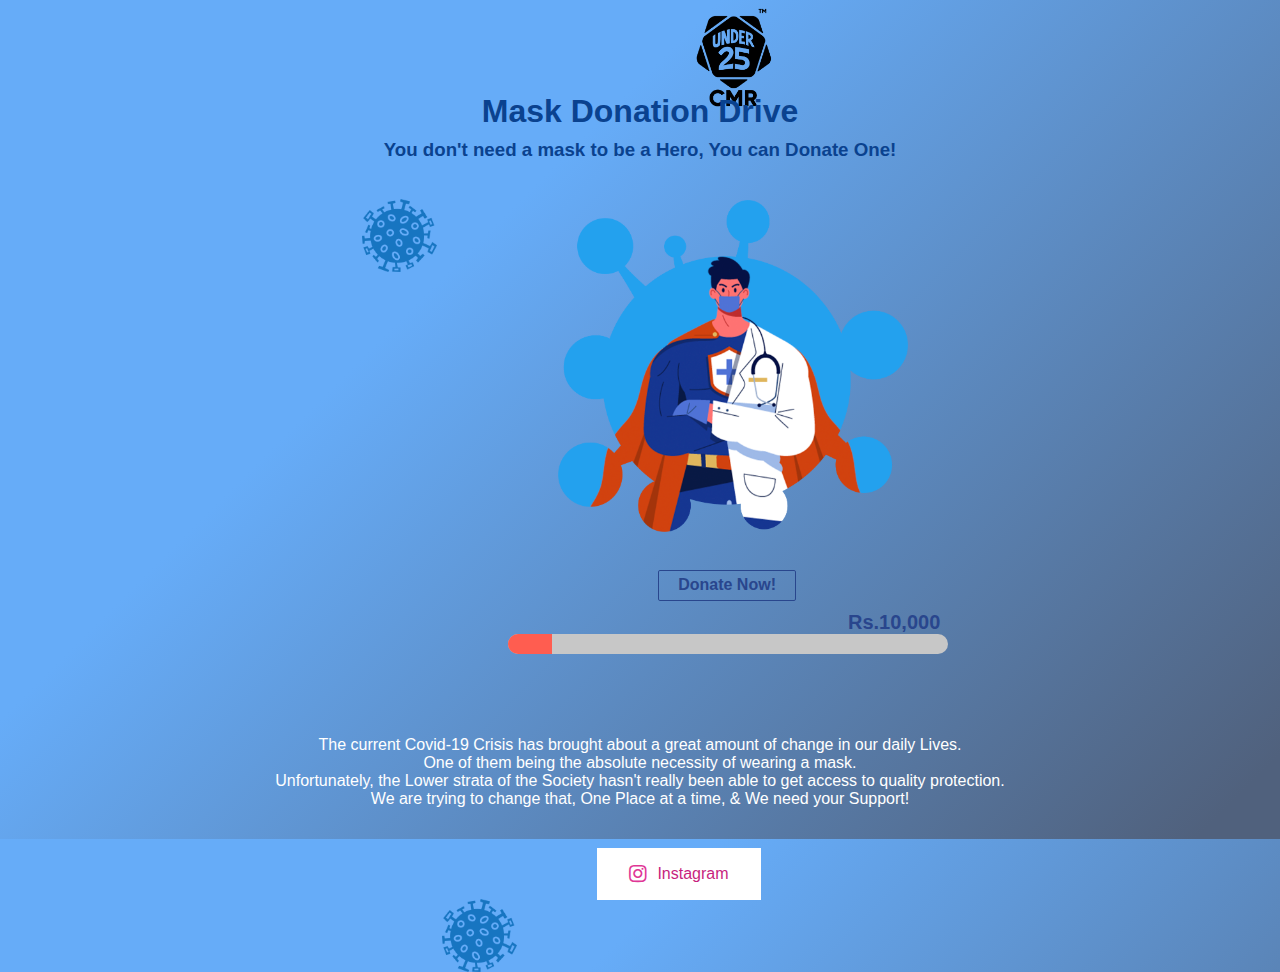
<file: index.html>
<!DOCTYPE html>

    <head>
        
        <title>Mask Donation Drive</title>

        <meta name="viewport" content="width=device-width, initial-scale=1">
        
        <link rel="stylesheet" href="index.css">
        <link rel="stylesheet" href="https://cdnjs.cloudflare.com/ajax/libs/font-awesome/5.11.2/css/all.css">
        
    </head>
    
    
    <body>
        <img id=logo  href="www.under25universe.com" src="under_25_black.png">

        
        
        <div>
            <a href="https://docs.google.com/spreadsheets/d/1upkdbPP3qrWT5woWm_cEverNoXVkzdzum6O2WB9Hw7s/edit#gid=0" class="button2">List of Donors</a>
        </div>

        
        
        <h1>Mask Donation Drive</h1>

        <h3> You don't need a mask to be a Hero, You can Donate One!</h3>
        
        <img id=superhero src="superhero.png"> 
        <img id=virus1 src="virus1.png">
        <img id=virus2 src="virus1.png">
        


    
        <div id=text>The current Covid-19 Crisis has brought about a great amount of change in our daily Lives.<br> One of them being the absolute necessity of wearing a mask. <br>Unfortunately, the Lower strata of the Society hasn't really been able to get access to quality protection. <br>We are trying to change that, One Place at a time, & We need your Support!
        </div>




        <div class="btn__container">
            <a href="https://www.instagram.com/under25cmr/?hl=en" class="btn">
            <i class="fab fa-instagram"></i>
            <span>Instagram</span></a>
            
        </div>
        
        
        <div>
            <a href="payment.html" class="button1">Donate Now!</a>
        </div>
        
        <div id=countdown-wrap>
        <div id="goal">Rs.10,000</div>
        <div id="glass">
        <div id="progress"></div>


        
        
        
        
        
        


    
        
    
            









    
        


        



        


    





        

        
        
        <script src="" async defer></script>
    </body>
</html>
</file>
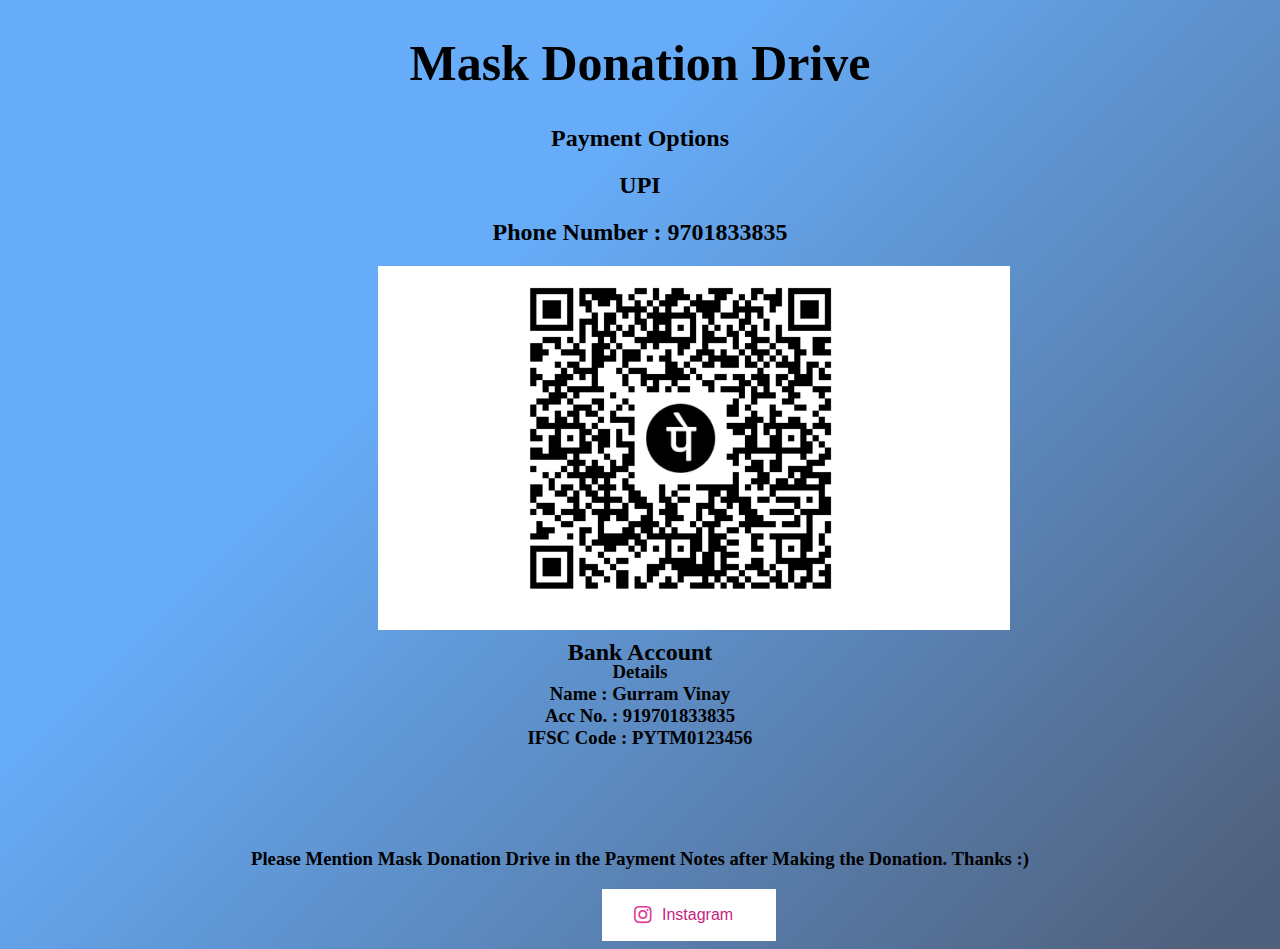
<file: payment.html>
<!DOCTYPE html>

    <head>
        
        <title></title>
        <h1>Mask Donation Drive</h1>

        
        <link rel="stylesheet" href="payment.css">
        <link rel="stylesheet" href="all.css">
    </head>
    <body>
        
        <h2>Payment Options</h2>
        <h2>UPI</h2>
        <h2>Phone Number : 9701833835</h2>
        <img id=img src="PhonePeQR_9701833835.png" width="50%">

        <br>

        <h2 id=ba>Bank Account</h2>

        <h3>
            
            <br>
            <p>
                Details <br>
                Name : Gurram Vinay <br>
                Acc No. : 919701833835 <br>
                IFSC Code : PYTM0123456

            </p>
        </h3>

        <h3>Please Mention Mask Donation Drive in the Payment Notes after Making the Donation. Thanks :)</h3>


        <div class="btn__container">
            <a href="www.google.com" class="btn">
            <i class="fab fa-instagram"></i>
            <span>Instagram</span></a>
            
        </div>
        
        <script src="" async defer></script>
    </body>
</html>
</file>
<file: index.css>
h1{
    text-align: center;
    color: #0a428f;
    position: relative;
    bottom: 50px;
    margin-left: 0px;
    margin-block-start: 0px;
    margin-block-end: 0px;
}


h3{
    color: #0a428f;
    position: relative;
    text-align: center;
    bottom: 60px;
}
body{
    background: rgb(102,172,248);
    display: block;
    overflow-x: hidden;
    background: linear-gradient(135deg, rgba(102,172,248,1) 34%, rgba(80,97,125,1) 96%);
    font-family:-apple-system, BlinkMacSystemFont, 'Segoe UI', Roboto, Oxygen, Ubuntu, Cantarell, 'Open Sans', 'Helvetica Neue', sans-serif;    
}

#logo{
    width: 90px;
    position: relative;
    left: 2px;
    right: 150px;
    box-align: center;
}

#text{
    text-align: center;
    position: relative;
    top: 280px;
    color: white;
}

#superhero{
    box-align: center;
    position: relative;
    width: 250px;
    bottom: 10px;
    left:70px;
}

#igid{
    position: absolute;
    text-shadow: black;
    font-size: 30px;
    left: 680px;
    top: 950px;
}

#countdown-wrap {
    width: 100%;
    position: relative;
    box-align: center;
    bottom:-300px;
    left: 40px;
    height: 100px;
    padding: 0px;
    font-family: apple-system, BlinkMacSystemFont, 'Segoe UI', Roboto, Oxygen, Ubuntu, Cantarell, 'Open Sans', 'Helvetica Neue', sans-serif;
    max-width: 800px;
}

#goal {
    font-size: 20px;
    position: relative;
    left: 220px;
    font-weight: bold;
    color: #29468d;
    @media only screen and (max-width : 640px) {
    text-align: center;  
}

}

#glass {
    width: 80%;
    height: 20px;
    background: #c7c7c7;
    border-radius: 10px;
    float: left;
    overflow: hidden;
}

#progress {
    float: left;
    width: 3.6%;
    height: 20px;
    background: #FF5D50;
    z-index: 333;

}

.goal-stat {
    width: 25%;
    padding: 10px;
    float: left;
    margin: 0;
    color: #FFF;
    
    @media only screen and (max-width : 640px) {
    width: 50%;
    text-align: center;
}
}

.goal-number {
    position: static;
    top: 625px;
    left: 475px;
    font-weight: bold;
}


a.button1{
    display:inline-block;
    padding:0.35em 1.2em;
    position: relative;
    border:0.1em solid #29468d;
    top: -200px;
    left: 0px;
    border-radius:0.12em;
    box-sizing: border-box;
    text-decoration:none;
    font-family:-apple-system, BlinkMacSystemFont, 'Segoe UI', Roboto, Oxygen, Ubuntu, Cantarell, 'Open Sans', 'Helvetica Neue', sans-serif;
    font-weight:700;
    box-align: center;
    
    color: #29468d;
    text-align:center;
    transition: all 0.2s;
}
a.button1:hover{
    color:#000000;
    position: relative;
    background-color: white;
}
@media all and (max-width:30em){
    a.button1{
    display:block;
    margin:0.4em auto;
    }
}

#virus1{
    position: relative;
    left: 35px;
    width: 55px;
    bottom: 235px;
    animation-name: virus1;
    animation-duration: 20s;
    animation-fill-mode: both;
    animation-iteration-count: infinite;
}

@keyframes virus1{
    from{
        transform: rotate(0deg); 
    }

    to{
        transform: rotate(45deg);
    }
}


#virus2{
    position: relative;
    left: 900   px;
    width: 75px;
    top: 400px;
    animation-name: virus2;
    animation-duration: 20s;
    animation-fill-mode: both;
    animation-iteration-count: infinite;
}

@keyframes virus2{
    from{
        transform: rotate(0deg);
    }

    to{
        transform: rotate(360deg) ;
    }
}

#virus3{
    position: relative;
    left: 900px;
    display: none;
    width: 75px;
    top: 10px;
    animation-name: virus3;
    animation-duration: 30s;
    animation-fill-mode: both;
    animation-iteration-count: infinite;

}

@keyframes virus3{
    from{
        transform: rotate(0deg)
    }

    to{
        transform: rotate(360deg) 
    }
}


#virus4{
    position: relative;
    left: 550px;
    display: none;
    width: 75px;
    bottom: 400px;
    animation-name: virus4;
    animation-duration: 30s;
    animation-fill-mode: both;
    animation-iteration-count: infinite;
}

@keyframes virus4{
    from{
        transform: rotate(0deg); 
    }

    to{
        transform: rotate(360deg);
    }
}


#virus5{
    position: relative;
    display: none;
    right: 500px;
    width: 75px;
    top: 250px;
    animation-name: virus5;
    animation-duration: 30s;
    animation-fill-mode: both;
    animation-iteration-count: infinite;
}

@keyframes virus5{
    from{
        transform: rotate(0deg); 
    }

    to{
        transform: rotate(360deg);
    }
}



#ig{
    width: 30px;
    position: relative;
    left: 10px;
    top: 11px;
}


a.button2{
    display:inline-block;
    padding:0.35em 1.2em;
    position: relative;
    top: 1245px;
    left: 0px;
    border:0.1em solid #29468d;
    border-radius:0.12em;
    box-sizing: border-box;
    text-decoration:none;
    font-family:-apple-system, BlinkMacSystemFont, 'Segoe UI', Roboto, Oxygen, Ubuntu, Cantarell, 'Open Sans', 'Helvetica Neue', sans-serif;
    font-weight:700;
    box-align: center;
    
    color: #29468d;
    text-align:center;
    transition: all 0.2s;
}
a.button2:hover{
    color:#000000;
    position: relative;
    background-color: white;
}
@media all and (max-width:30em){
    a.button2{
    display:block;
    margin:0.4em auto;
    }
}

.btn__container {
    width: 50%;
    display: -webkit-box;
    position: relative;
    left: 85px;
    top: 790px;
    bottom: 20px;
    display: flex;
    -webkit-box-pack: center;
            justify-content: center;
    -webkit-box-align: center;
            align-items: center;
}

.btn {
    min-width: 50px;
    background-color: #fff;
    position: relative;
    bottom: 20px;
    left: 30px;
    padding: 1rem 2rem;
    text-decoration: none;
    color: #C71E7E;
    
    display: flex;
    -webkit-transition: all .2s ease-in-out;
    transition: all .2s ease-in-out;
    margin-right: 10px;
}
.btn i {
    color: #DF3796;
    font-size: 20px;
    padding-right: 10px;
    -webkit-transition: all .3s ease-in-out;
    transition: all .3s ease-in-out;
}
.btn span {
    font-family: "Roboto", sans-serif;
    align-self: center;
    -webkit-transform: translateX(0px);
            transform: translateX(0px);
    -webkit-transition: all .1s ease-in-out;
    transition: all .1s ease-in-out;
    opacity: 1;
}
.btn:hover {
    -webkit-transform: scale(1.1);
            transform: scale(1.1);
    
    background: linear-gradient(to right, #ff3019 0%, #c90477 100%);
    box-shadow: 0px 10px 30px rgba(0, 0, 0, 0.1);
}
.btn:hover i {
    -webkit-transform: translateX(45px);
            transform: translateX(45px);
    padding-right: 0;
    color: #FFF;
}
.btn:hover span {
    -webkit-transform: translateX(30px);
            transform: translateX(30px);
    opacity: 0;
}
.btn:active {
    -webkit-transform: scale(1);
            transform: scale(1);
    box-shadow: 0px 2px 10px rgba(0, 0, 0, 0.1);
}



















@media only screen and (min-width: 961px){
    #logo{
        width: 100px;
        position: static;
        left: 680px;
        box-align: center;
        padding-left: 675px;
    }
    


    body{
        background: rgb(102,172,248);
        overflow-x: hidden;
        display: block;
        background: linear-gradient(135deg, rgba(102,172,248,1) 34%, rgba(80,97,125,1) 96%);
        font-family:-apple-system, BlinkMacSystemFont, 'Segoe UI', Roboto, Oxygen, Ubuntu, Cantarell, 'Open Sans', 'Helvetica Neue', sans-serif;    
    }
    
    #text{
        text-align: center;
        position: relative;
        top: 160px;
        color: white;
    
    }
    
    
    .iglogo{
        width: 50px;
        position: relative;
        top: 795px;
        left: 620px;
        color: white;
    }
        
    
    #superhero{
        box-align: center;
        position: relative;
        width: 350px;
        bottom: 40px;
        left:550px;
    
    }
    
    
    #igid{
        position: absolute;
        text-shadow: black;
        font-size: 30px;
        left: 680px;
        top: 950px;
    }
    
    
    #countdown-wrap {
    width: 50%;
    position: relative;
    box-align: center;
    bottom:120px;
    left: 500px;
    height: 100px;
    padding: 0px;
    font-family: apple-system, BlinkMacSystemFont, 'Segoe UI', Roboto, Oxygen, Ubuntu, Cantarell, 'Open Sans', 'Helvetica Neue', sans-serif;
    max-width: 550px;
    
    
    }
    
    #goal {
        font-size: 20px;
        position: relative;
        left: 340px;
        font-weight: bold;
        color: #29468d;
        @media only screen and (max-width : 640px) {
        text-align: center;  
    }
    
    }
    
    #glass {
        width: 80%;
        height: 20px;
        background: #c7c7c7;
        border-radius: 10px;
        float: left;
        overflow: hidden;
    }
    
    #progress {
        float: left;
        width: 10%;
        height: 20px;
        background: #FF5D50;
        z-index: 333;
    
    }
    
    .goal-stat {
        width: 25%;
        padding: 10px;
        float: left;
        margin: 0;
        color: #FFF;
        
        @media only screen and (max-width : 640px) {
        width: 50%;
        text-align: center;
    }
    }
    
    .goal-number {
        position: static;
        top: 625px;
        left: 475px;
        font-weight: bold;
    }
    
    
    a.button1{
        display:inline-block;
        padding:0.35em 1.2em;
        position: relative;
        border:0.1em solid #29468d;
        top: -130px;
        left: 650px;
        border-radius:0.12em;
        box-sizing: border-box;
        text-decoration:none;
        font-family:-apple-system, BlinkMacSystemFont, 'Segoe UI', Roboto, Oxygen, Ubuntu, Cantarell, 'Open Sans', 'Helvetica Neue', sans-serif;
        font-weight:700;
        box-align: center;
        
        color: #29468d;
        text-align:center;
        transition: all 0.2s;
    }
    a.button1:hover{
        color:#000000;
        position: relative;
        background-color: white;
    }
    @media all and (max-width:30em){
        a.button1{
        display:block;
        margin:0.4em auto;
        }
    }
    
    #virus1{
        position: relative;
        left: 0px;
        width: 75px;
        bottom: 300px;
        animation-name: virus1;
        animation-duration: 20s;
        animation-fill-mode: both;
        animation-iteration-count: infinite;
    }
    
    @keyframes virus1{
        from{
            transform: rotate(0deg); 
        }
    
        to{
            transform: rotate(45deg);
        }
    }
    
    
    #virus2{
        position: relative;
        left: 900   px;
        width: 75px;
        top: 400px;
        animation-name: virus2;
        animation-duration: 20s;
        animation-fill-mode: both;
        animation-iteration-count: infinite;
    }
    
    @keyframes virus2{
        from{
            transform: rotate(0deg);
        }
    
        to{
            transform: rotate(360deg) ;
        }
    }
    
    #virus3{
        position: static;
        left: 900px;
        width: 75px;
        top: 10px;
        animation-name: virus3;
        animation-duration: 30s;
        animation-fill-mode: both;
        animation-iteration-count: infinite;
    
    }
    
    @keyframes virus3{
        from{
            transform: rotate(0deg)
        }
    
        to{
            transform: rotate(360deg) 
        }
    }
    
    
    #virus4{
        position: relative;
        left: 550px;
        width: 75px;
        bottom: 400px;
        animation-name: virus4;
        animation-duration: 30s;
        animation-fill-mode: both;
        animation-iteration-count: infinite;
    }
    
    @keyframes virus4{
        from{
            transform: rotate(0deg); 
        }
    
        to{
            transform: rotate(360deg);
        }
    }
    
    
    #virus5{
        position: relative;
        right: 500px;
        width: 75px;
        top: 250px;
        animation-name: virus5;
        animation-duration: 30s;
        animation-fill-mode: both;
        animation-iteration-count: infinite;
    }
    
    @keyframes virus5{
        from{
            transform: rotate(0deg); 
        }
    
        to{
            transform: rotate(360deg);
        }
    }
    
    
    
    #ig{
        width: 30px;
        position: relative;
        left: 10px;
        top: 11px;
    }
    
    
    a.button2{
        display:inline-block;
        padding:0.35em 1.2em;
        position: relative;
        top: -90px;
        left: 1320px;
        border:0.1em solid #29468d;
        border-radius:0.12em;
        box-sizing: border-box;
        text-decoration:none;
        font-family:-apple-system, BlinkMacSystemFont, 'Segoe UI', Roboto, Oxygen, Ubuntu, Cantarell, 'Open Sans', 'Helvetica Neue', sans-serif;
        font-weight:700;
        box-align: center;
        
        color: #29468d;
        text-align:center;
        transition: all 0.2s;
    }
    a.button2:hover{
        color:#000000;
        position: relative;
        background-color: white;
    }
    @media all and (max-width:30em){
        a.button2{
        display:block;
        margin:0.4em auto;
        }
    }









    .btn__container {
        width: 50%;
        display: -webkit-box;
        position: relative;
        left: 330px;
        top: 220px;
        display: flex;
        -webkit-box-pack: center;
                justify-content: center;
        -webkit-box-align: center;
                align-items: center;
    }
    
    .btn {
        min-width: 50px;
        background-color: #fff;
        position: relative;
        padding: 1rem 2rem;
        text-decoration: none;
        color: #C71E7E;
        
        display: flex;
        -webkit-transition: all .2s ease-in-out;
        transition: all .2s ease-in-out;
        margin-right: 10px;
    }
    .btn i {
        color: #DF3796;
        font-size: 20px;
        padding-right: 10px;
        -webkit-transition: all .3s ease-in-out;
        transition: all .3s ease-in-out;
    }
    .btn span {
        font-family: "Roboto", sans-serif;
        align-self: center;
        -webkit-transform: translateX(0px);
                transform: translateX(0px);
        -webkit-transition: all .1s ease-in-out;
        transition: all .1s ease-in-out;
        opacity: 1;
    }
    .btn:hover {
        -webkit-transform: scale(1.1);
                transform: scale(1.1);
        
        background: linear-gradient(to right, #ff3019 0%, #c90477 100%);
        box-shadow: 0px 10px 30px rgba(0, 0, 0, 0.1);
    }
    .btn:hover i {
        -webkit-transform: translateX(45px);
                transform: translateX(45px);
        padding-right: 0;
        color: #FFF;
    }
    .btn:hover span {
        -webkit-transform: translateX(30px);
                transform: translateX(30px);
        opacity: 0;
    }
    .btn:active {
        -webkit-transform: scale(1);
                transform: scale(1);
        box-shadow: 0px 2px 10px rgba(0, 0, 0, 0.1);
    }
}
</file>
<file: payment.css>
h1{
    text-align: center;
    font-weight: bolder;
    font-size: 50px;
    
    
}

h2{
    text-align: center;
    
}

h3{
    text-align: center;
}

#img{
    align-items: center;
    position: relative;
    left: 270px;
}


body{
    height: 100%;
    background: rgb(102,172,248);
background: linear-gradient(135deg, rgba(102,172,248,1) 34%, rgba(80,97,125,1) 96%);
}

p{
    position: relative;
    top: -100px;
}


.btn__container {
    width: 50%;
    display: -webkit-box;
    position: relative;
    left: 250px;
    
    display: flex;
    -webkit-box-pack: center;
            justify-content: center;
    -webkit-box-align: center;
            align-items: center;
}

.btn {
    min-width: 110px;
    background-color: #fff;
    position:static;
    padding: 1rem 2rem;
    text-decoration: none;
    color: #C71E7E;
    
    display: flex;
    -webkit-transition: all .2s ease-in-out;
    transition: all .2s ease-in-out;
    margin-right: 10px;
}
.btn i {
    color: #DF3796;
    font-size: 20px;
    padding-right: 10px;
    -webkit-transition: all .3s ease-in-out;
    transition: all .3s ease-in-out;
}
.btn span {
    font-family: "Roboto", sans-serif;
    align-self: center;
    -webkit-transform: translateX(0px);
            transform: translateX(0px);
    -webkit-transition: all .1s ease-in-out;
    transition: all .1s ease-in-out;
    opacity: 1;
}
.btn:hover {
    -webkit-transform: scale(1.1);
            transform: scale(1.1);
    
    background: linear-gradient(to right, #ff3019 0%, #c90477 100%);
    box-shadow: 0px 10px 30px rgba(0, 0, 0, 0.1);
}
.btn:hover i {
    -webkit-transform: translateX(45px);
            transform: translateX(45px);
    padding-right: 0;
    color: #FFF;
}
.btn:hover span {
    -webkit-transform: translateX(30px);
            transform: translateX(30px);
    opacity: 0;
}
.btn:active {
    -webkit-transform: scale(1);
            transform: scale(1);
    box-shadow: 0px 2px 10px rgba(0, 0, 0, 0.1);
}




@media only screen and (min-width:992px){

    h1{
        text-align: center;
        font-weight: bolder;
        font-size: 50px;
        
        
    }
    
    h2{
        text-align: center;
        
    }
    
    h3{
        text-align: center;
    }
    
    #ba{
        position: relative;
        top: -15px;
    }
    #img{
        
        position: relative;
        margin-left: 100px;
    }
    
    
    body{
        height: 100%;
        background: rgb(102,172,248);
    background: linear-gradient(135deg, rgba(102,172,248,1) 34%, rgba(80,97,125,1) 96%);
    }
    
    p{
        position: relative;
        top: -80px;
    }
    
    
    .btn__container {
        width: 50%;
        display: -webkit-box;
        position: relative;
        left: 370px;
        
        display: flex;
        -webkit-box-pack: center;
                justify-content: center;
        -webkit-box-align: center;
                align-items: center;
    }
    
    .btn {
        min-width: 110px;
        background-color: #fff;
        position:static;
        padding: 1rem 2rem;
        text-decoration: none;
        color: #C71E7E;
        
        display: flex;
        -webkit-transition: all .2s ease-in-out;
        transition: all .2s ease-in-out;
        margin-right: 10px;
    }
    .btn i {
        color: #DF3796;
        font-size: 20px;
        padding-right: 10px;
        -webkit-transition: all .3s ease-in-out;
        transition: all .3s ease-in-out;
    }
    .btn span {
        font-family: "Roboto", sans-serif;
        align-self: center;
        -webkit-transform: translateX(0px);
                transform: translateX(0px);
        -webkit-transition: all .1s ease-in-out;
        transition: all .1s ease-in-out;
        opacity: 1;
    }
    .btn:hover {
        -webkit-transform: scale(1.1);
                transform: scale(1.1);
        
        background: linear-gradient(to right, #ff3019 0%, #c90477 100%);
        box-shadow: 0px 10px 30px rgba(0, 0, 0, 0.1);
    }
    .btn:hover i {
        -webkit-transform: translateX(45px);
                transform: translateX(45px);
        padding-right: 0;
        color: #FFF;
    }
    .btn:hover span {
        -webkit-transform: translateX(30px);
                transform: translateX(30px);
        opacity: 0;
    }
    .btn:active {
        -webkit-transform: scale(1);
                transform: scale(1);
        box-shadow: 0px 2px 10px rgba(0, 0, 0, 0.1);
    }
}
</file>
